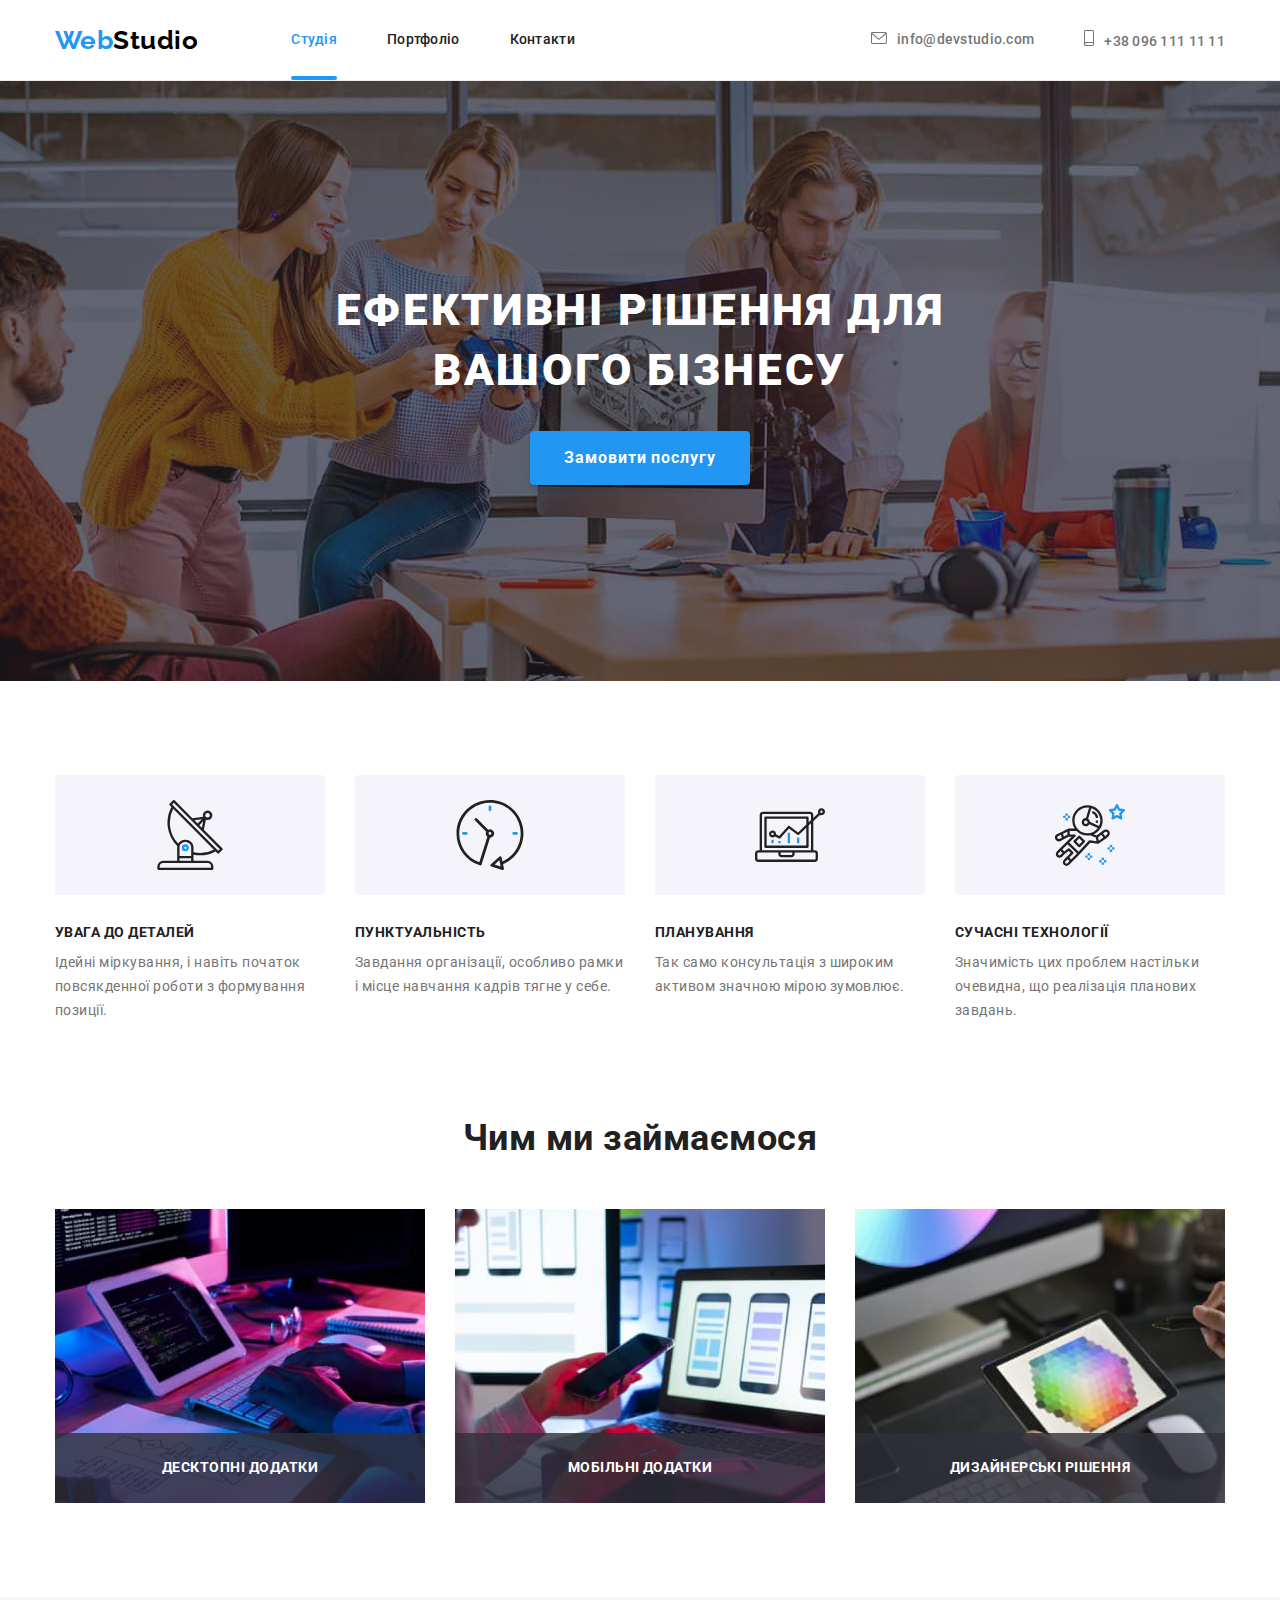
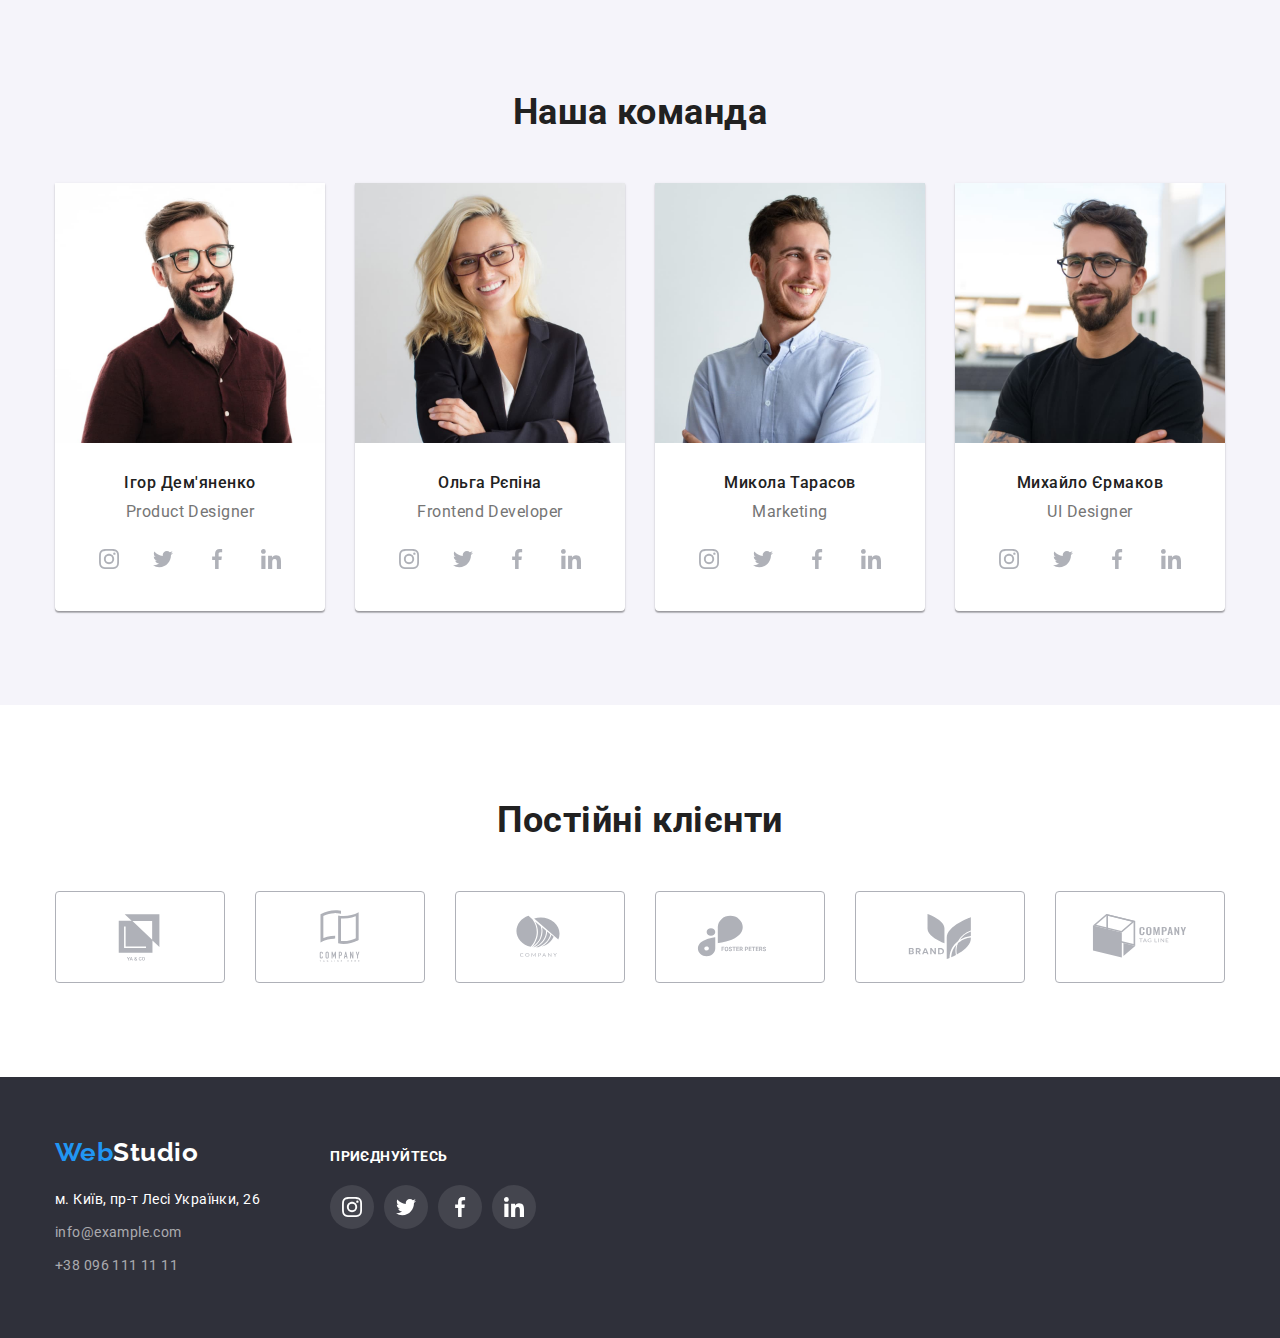
<file: index.html>
<!DOCTYPE html>
<html lang="uk">
  <head>
    <meta charset="UTF-8" />
    <meta http-equiv="X-UA-Compatible" content="IE=edge" />
    <meta name="viewport" content="width=device-width, initial-scale=1.0" />
    <title>WebStudio</title>
    <link rel="preconnect" href="https://fonts.googleapis.com">
    <link rel="preconnect" href="https://fonts.gstatic.com" crossorigin>  
    <link
      href="https://fonts.googleapis.com/css2?family=Raleway:wght@700&family=Roboto:wght@400;500;700;900&display=swap"
      rel="stylesheet"
    />
    <link
      rel="stylesheet"
      href="https://cdnjs.cloudflare.com/ajax/libs/modern-normalize/1.1.0/modern-normalize.min.css"
    />
    <link rel="stylesheet" href="./css/style.css" />
  </head>
  <body>
    <header class="header">
      <div class="header-flex container">
        <a class="logo" href="./index.html"
          >Web<span class="top-logo">Studio</span></a
        >
        <nav class="menu">
          <ul class="site-nav list">
            <li class="item-nav"><a class="current" href="./index.html">Студія</a></li>
            <li class="item-nav"><a href="./portfolio.html">Портфоліо</a></li>
            <li class="item-nav"><a href="#address">Контакти</a></li>
          </ul>
        </nav>
        <ul class="contacts list">
          <li class="item">
            <a class="contact-link" href="mailto:info@devstudio.com" 
              ><svg class="icon-contact" width="16" height="12">
                <use href="./images/icons.svg#icon-envelope"></use>
              </svg>info@devstudio.com</a
            >
          </li>
          <li class="item">
            <a class="contact-link" href="tel:+380961111111"
              ><svg class="icon-contact" width="10" height="16">
                <use href="./images/icons.svg#icon-smartphone"></use>
              </svg>+38 096 111 11 11</a
            >
          </li>
        </ul>
      </div>
    </header>
    <main>
      <section class="hero">
        <h1 class="hero-title">Ефективні рішення для вашого бізнесу</h1>
        <button class="primary button" type="button" data-modal-open>Замовити послугу</button>
      </section>
      <section class="features section">
        <div class="container">
          <h2 class="section-title visually-hidden">Особливості</h2>
          <ul class="features-list list">
            <li class="item">
              <div class="description-icon-block">
                <svg class="icon-description" width="70" height="70">
                  <use href="./images/icons.svg#icon-antenna"></use>
                </svg>
              </div>
              <h3 class="title">УВАГА ДО ДЕТАЛЕЙ</h3>
              <p class="description-feature">
                Ідейні міркування, і навіть початок повсякденної роботи з
                формування позиції.
              </p>
            </li>
            <li class="item">
              <div class="description-icon-block">
                <svg class="icon-description" width="70" height="70">
                  <use href="./images/icons.svg#icon-clock"></use>
                </svg>
                </div>
              <h3 class="title">ПУНКТУАЛЬНІСТЬ</h3>
              <p class="description-feature">
                Завдання організації, особливо рамки і місце навчання кадрів
                тягне у себе.
              </p>
            </li>
            <li class="item">
              <div class="description-icon-block">
                <svg class="icon-description" width="70" height="70">
                  <use href="./images/icons.svg#icon-diagram"></use>
                </svg>
                </div>
              <h3 class="title">ПЛАНУВАННЯ</h3>
              <p class="description-feature">
                Так само консультація з широким активом значною мірою зумовлює.
              </p>
            </li>
            <li class="item">
              <div class="description-icon-block">
                <svg class="icon-description" width="70" height="70">
                  <use href="./images/icons.svg#icon-astronaut"></use>
                </svg>
                </div>
              <h3 class="title">СУЧАСНІ ТЕХНОЛОГІЇ</h3>
              <p class="description-feature">
                Значимість цих проблем настільки очевидна, що реалізація
                планових завдань.
              </p>
            </li>
          </ul>
        </div>
      </section>
      <section class="trades section">
        <div class="container">
          <h2 class="section-title">Чим ми займаємося</h2>
          <ul class="trades-list list">
            <li class="item">
              <img src="./images/box1.jpg" alt="Десктопні додатки" width="370" />
              <p class="trade-subject">Десктопні додатки</p>
            </li>
            <li class="item">
              <img src="./images/box2.jpg" alt="Мобільні додатки" width="370" />
              <p class="trade-subject">Мобільні додатки</p>
            </li>
            <li class="item">
              <img src="./images/box3.jpg" alt="Дизайнерські рішення" width="370" />
              <p class="trade-subject">Дизайнерські рішення</p>
            </li>
          </ul>
        </div>
      </section>
      <section class="team section">
        <div class="container">
          <h2 class="section-title">Наша команда</h2>
          <ul class="team-list list">
            <li class="item">
              <img
                src="./images/person1.jpg"
                alt="Ігор Дем'яненко"
                width="270"
              />
              <h3 class="title">Ігор Дем'яненко</h3>
              <p class="position">Product Designer</p>
              <ul class="team-social-links">
                <li class="social-link-item">
                  <a class="social-link" href="https://www.instagram.com/" target="_blank"
                rel="noopener noreferrer">
                    <svg class="social-icon" width="20" height="20">
                      <use href="./images/icons.svg#icon-instagram"></use>
                    </svg>
                  </a>
                </li>
                <li class="social-link-item">
                  <a class="social-link" href="https://twitter.com/" target="_blank"
                rel="noopener noreferrer">
                    <svg class="social-icon" width="20" height="20">
                      <use href="./images/icons.svg#icon-twitter"></use>
                    </svg>
                  </a>
                </li>
                <li class="social-link-item">
                  <a class="social-link" href="https://www.facebook.com/" target="_blank"
                  rel="noopener noreferrer">
                    <svg class="social-icon" width="20" height="20">
                      <use href="./images/icons.svg#icon-facebook"></use>
                    </svg>
                  </a>
                </li>
                <li class="social-link-item">
                  <a class="social-link" href="https://www.linkedin.com/" target="_blank"
                rel="noopener noreferrer">
                    <svg class="social-icon" width="20" height="20">
                      <use href="./images/icons.svg#icon-linkedin"></use>
                    </svg>
                  </a>
                </li>
              </ul>
            </li>
            <li class="item">
              <img src="./images/person2.jpg" alt="Ольга Рєпіна" width="270" />
              <h3 class="title">Ольга Рєпіна</h3>
              <p class="position">Frontend Developer</p>
              <ul class="team-social-links">
                <li class="social-link-item">
                  <a class="social-link" href="https://www.instagram.com/" target="_blank"
                rel="noopener noreferrer">
                    <svg class="social-icon" width="20" height="20">
                      <use href="./images/icons.svg#icon-instagram"></use>
                    </svg>
                  </a>
                </li>
                <li class="social-link-item">
                  <a class="social-link" href="https://twitter.com/" target="_blank"
                rel="noopener noreferrer">
                    <svg class="social-icon" width="20" height="20">
                      <use href="./images/icons.svg#icon-twitter"></use>
                    </svg>
                  </a>
                </li>
                <li class="social-link-item">
                  <a class="social-link" href="https://www.facebook.com/" target="_blank"
                  rel="noopener noreferrer">
                    <svg class="social-icon" width="20" height="20">
                      <use href="./images/icons.svg#icon-facebook"></use>
                    </svg>
                  </a>
                </li>
                <li class="social-link-item">
                  <a class="social-link" href="https://www.linkedin.com/" target="_blank"
                rel="noopener noreferrer">
                    <svg class="social-icon" width="20" height="20">
                      <use href="./images/icons.svg#icon-linkedin"></use>
                    </svg>
                  </a>
                </li>
              </ul>
            </li>
            <li class="item">
              <img
                src="./images/person3.jpg"
                alt="Микола Тарасов"
                width="270"
              />
              <h3 class="title">Микола Тарасов</h3>
              <p class="position">Marketing</p>
              <ul class="team-social-links">
                <li class="social-link-item">
                  <a class="social-link" href="https://www.instagram.com/" target="_blank"
                rel="noopener noreferrer">
                    <svg class="social-icon" width="20" height="20">
                      <use href="./images/icons.svg#icon-instagram"></use>
                    </svg>
                  </a>
                </li>
                <li class="social-link-item">
                  <a class="social-link" href="https://twitter.com/" target="_blank"
                rel="noopener noreferrer">
                    <svg class="social-icon" width="20" height="20">
                      <use href="./images/icons.svg#icon-twitter"></use>
                    </svg>
                  </a>
                </li>
                <li class="social-link-item">
                  <a class="social-link" href="https://www.facebook.com/" target="_blank"
                  rel="noopener noreferrer">
                    <svg class="social-icon" width="20" height="20">
                      <use href="./images/icons.svg#icon-facebook"></use>
                    </svg>
                  </a>
                </li>
                <li class="social-link-item">
                  <a class="social-link" href="https://www.linkedin.com/" target="_blank"
                rel="noopener noreferrer">
                    <svg class="social-icon" width="20" height="20">
                      <use href="./images/icons.svg#icon-linkedin"></use>
                    </svg>
                  </a>
                </li>
              </ul>
            </li>
            <li class="item">
              <img
                src="./images/person4.jpg"
                alt="Михайло Єрмаков"
                width="270"
              />
              <h3 class="title">Михайло Єрмаков</h3>
              <p class="position">UI Designer</p>
              <ul class="team-social-links">
                <li class="social-link-item">
                  <a class="social-link" href="https://www.instagram.com/" target="_blank"
                rel="noopener noreferrer">
                    <svg class="social-icon" width="20" height="20">
                      <use href="./images/icons.svg#icon-instagram"></use>
                    </svg>
                  </a>
                </li>
                <li class="social-link-item">
                  <a class="social-link" href="https://twitter.com/" target="_blank"
                rel="noopener noreferrer">
                    <svg class="social-icon" width="20" height="20">
                      <use href="./images/icons.svg#icon-twitter"></use>
                    </svg>
                  </a>
                </li>
                <li class="social-link-item">
                  <a class="social-link" href="https://www.facebook.com/" target="_blank"
                  rel="noopener noreferrer">
                    <svg class="social-icon" width="20" height="20">
                      <use href="./images/icons.svg#icon-facebook"></use>
                    </svg>
                  </a>
                </li>
                <li class="social-link-item">
                  <a class="social-link" href="https://www.linkedin.com/" target="_blank"
                rel="noopener noreferrer">
                    <svg class="social-icon" width="20" height="20">
                      <use href="./images/icons.svg#icon-linkedin"></use>
                    </svg>
                  </a>
                </li>
              </ul>
            </li>
          </ul>
        </div>
      </section>
      <section class="clients section">
        <div class="container">
          <h2 class="section-title">Постійні клієнти</h2>
          <ul class="clients-list">
            <li class="clients-item">
              <a href="#" class="clients-link" target="_blank"
                rel="noopener noreferrer">
                <svg class="icon-clients" width="106" height="60">
                  <use href="./images/icons.svg#icon-logo1"></use>
                </svg>
              </a>
            </li>
            <li class="clients-item">
              <a href="#" class="clients-link" target="_blank"
                rel="noopener noreferrer">
                <svg class="icon-clients" width="106" height="60">
                  <use href="./images/icons.svg#icon-logo2"></use>
                </svg>
              </a>
            </li>
            <li class="clients-item">
              <a href="#" class="clients-link" target="_blank"
                rel="noopener noreferrer">
                <svg class="icon-clients" width="106" height="60">
                  <use href="./images/icons.svg#icon-logo3"></use>
                </svg>
              </a>
            </li>
            <li class="clients-item">
              <a href="#" class="clients-link" target="_blank"
                rel="noopener noreferrer">
                <svg class="icon-clients" width="106" height="60">
                  <use href="./images/icons.svg#icon-logo4"></use>
                </svg>
              </a>
            </li>
            <li class="clients-item">
              <a href="#" class="clients-link" target="_blank"
                rel="noopener noreferrer">
                <svg class="icon-clients" width="106" height="60">
                  <use href="./images/icons.svg#icon-logo5"></use>
                </svg>
              </a>
            </li>
            <li class="clients-item">
              <a href="#" class="clients-link" target="_blank"
                rel="noopener noreferrer">
                <svg class="icon-clients" width="106" height="60">
                  <use href="./images/icons.svg#icon-logo6"></use>
                </svg>
              </a>
            </li>
          </ul>
        </div>
      </section>
    </main>
    <footer class="footer">
      <div class="container webstudio-footer">
        <div class="webstudio-contacts">
          <a class="logo" href="./index.html"
          >Web<span class="bottom-logo">Studio</span></a
          >
          <address class="contact-links" id="address">
            <ul class="contacts list">
              <li class="footer-item">
                <a
                  class="contact-link"
                  href="https://goo.gl/maps/PmWRmDWxXmVZAXHB9"
                  target="_blank"
                  rel="noopener noreferrer"
                  >м. Київ, пр-т Лесі Українки, 26</a
                >
              </li>
              <li class="footer-item">
                <a class="contact-link" href="mailto:info@example.com"
                  >info@example.com</a
                >
              </li>
              <li class="footer-item">
                <a class="contact-link" href="tel:+380961111111"
                  >+38 096 111 11 11</a
                >
              </li>
            </ul>
          </address>
        </div>
        <div class="webstudio-socials">
          <p class="socials-title">приєднуйтесь</p>
          <ul class="socials-list">
            <li class="social-link-item">
              <a href="https://www.instagram.com/" class="social-link" target="_blank"
                  rel="noopener noreferrer">
                <svg class="social-icon" width="20" height="20">
                  <use href="./images/icons.svg#icon-instagram"></use>
                </svg>
              </a>
            </li>
            <li class="social-link-item">
              <a href="https://twitter.com/" class="social-link" target="_blank"
                  rel="noopener noreferrer">
                <svg class="social-icon" width="20" height="20">
                  <use href="./images/icons.svg#icon-twitter"></use>
                </svg>
              </a>
            </li>
            <li class="social-link-item">
              <a href="https://www.facebook.com/" class="social-link" target="_blank"
                  rel="noopener noreferrer">
                <svg class="social-icon" width="20" height="20">
                  <use href="./images/icons.svg#icon-facebook"></use>
                </svg>
              </a>
            </li>
            <li class="social-link-item">
              <a href="https://www.linkedin.com/" class="social-link" target="_blank"
                  rel="noopener noreferrer">
                <svg class="social-icon" width="20" height="20">
                  <use href="./images/icons.svg#icon-linkedin"></use>
                </svg>
              </a>
            </li>
          </ul>
        </div>
      </div>
    </footer>
    <div class="backdrop is-hidden" data-modal>
      <div class="modal">
        <button class="button-close" data-modal-close>
          <svg class="icon-close" width="18" height="18">
            <use href="./images/icons.svg#icon-close-black"></use>
          </svg>
        </button>
      </div>
    </div>
    <script src="./js/modal.js"></script>
  </body>
</html>
</file>
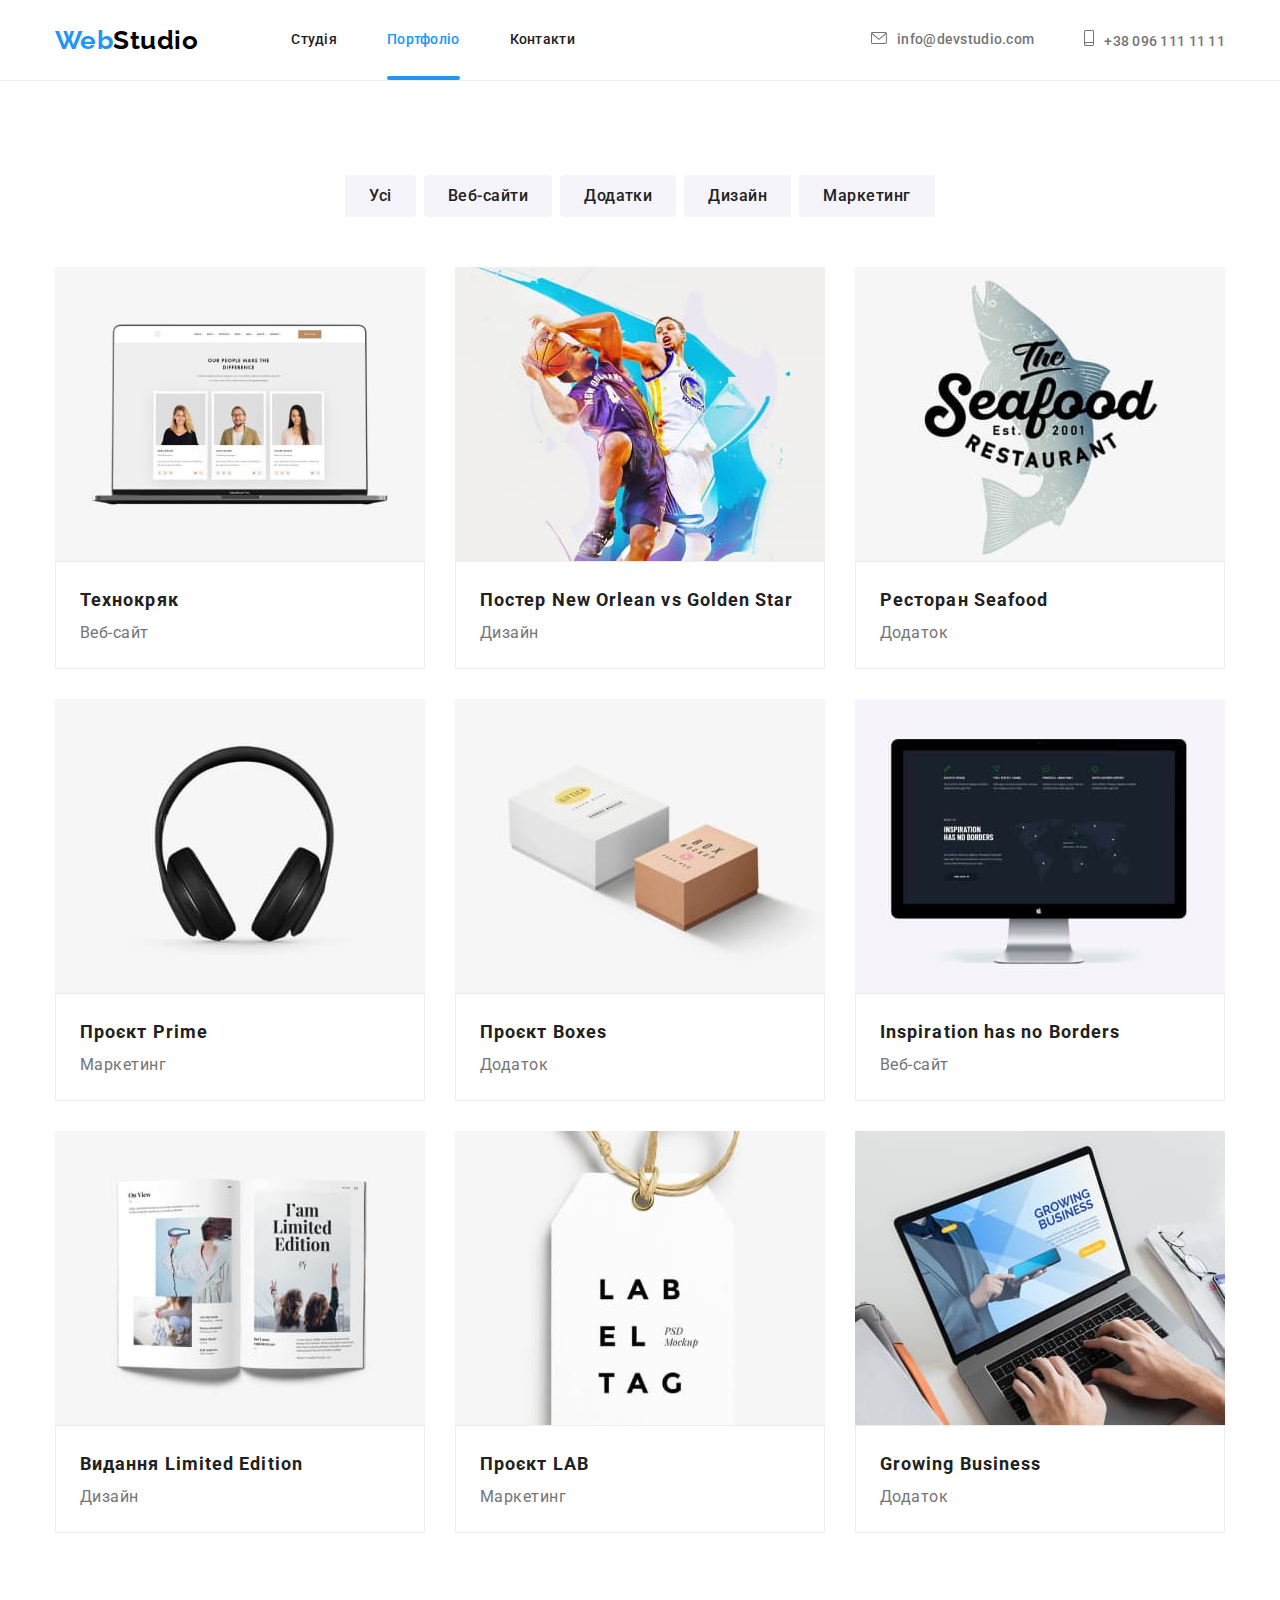
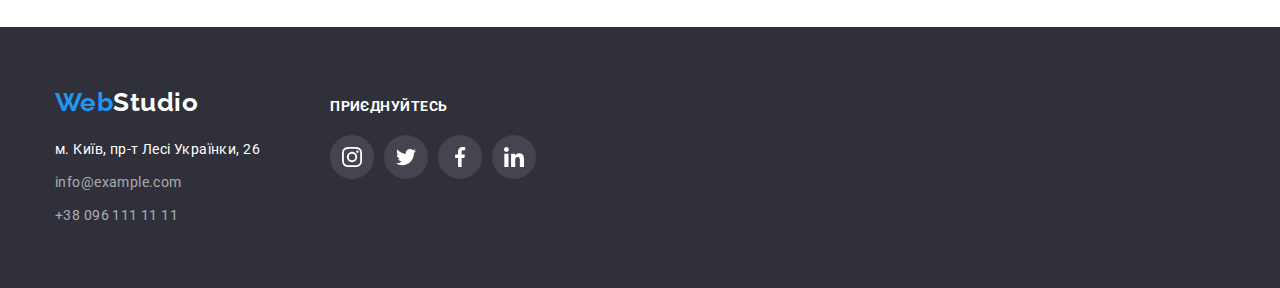
<file: portfolio.html>
<!DOCTYPE html>
<html lang="uk">
  <head>
    <meta charset="UTF-8" />
    <meta http-equiv="X-UA-Compatible" content="IE=edge" />
    <meta name="viewport" content="width=device-width, initial-scale=1.0" />
    <title>Portfolio</title>
    <link rel="preconnect" href="https://fonts.googleapis.com">
    <link rel="preconnect" href="https://fonts.gstatic.com" crossorigin>
    <link
      href="https://fonts.googleapis.com/css2?family=Raleway:wght@700&family=Roboto:wght@400;500;700;900&display=swap"
      rel="stylesheet"
    />
    <link
      rel="stylesheet"
      href="https://cdnjs.cloudflare.com/ajax/libs/modern-normalize/1.1.0/modern-normalize.min.css" />
    <link rel="stylesheet" href="./css/style.css" />
  </head>
  <body>
    <header class="header">
      <div class="header-flex container">
        <a class="logo" href="./index.html"
          >Web<span class="top-logo">Studio</span></a
        >
        <nav class="menu">
          <ul class="site-nav list">
            <li class="item-nav"><a href="./index.html">Студія</a></li>
            <li class="item-nav"><a class="current" href="./portfolio.html">Портфоліо</a></li>
            <li class="item-nav"><a href="#address">Контакти</a></li>
          </ul>
        </nav>
        <ul class="contacts list">
          <li class="item">
            <a class="contact-link" href="mailto:info@devstudio.com" 
              ><svg class="icon-contact" width="16" height="12">
                <use href="./images/icons.svg#icon-envelope"></use>
              </svg>info@devstudio.com</a
            >
          </li>
          <li class="item">
            <a class="contact-link" href="tel:+380961111111"
              ><svg class="icon-contact" width="10" height="16">
                <use href="./images/icons.svg#icon-smartphone"></use>
              </svg>+38 096 111 11 11</a
            >
          </li>
        </ul>
      </div>
    </header>
    <main>
      <section class="portfolio section">
        <div class="container">
          <h1 class="hero-title visually-hidden">Portfolio</h1>
          <ul class="filter-list list">
            <li class="button-item">
              <button class="filter button" type="button">Усі</button>
            </li>
            <li class="button-item">
              <button class="filter button" type="button">Веб-сайти</button>
            </li>
            <li class="button-item">
              <button class="filter button" type="button">Додатки</button>
            </li>
            <li class="button-item">
              <button class="filter button" type="button">Дизайн</button>
            </li>
            <li class="button-item">
              <button class="filter button" type="button">Маркетинг</button>
            </li>
          </ul>
          <ul class="projects-list list">
            <li class="project">
              <a class="project-link" href="#" target="_blank"
              rel="noopener noreferrer">
                <div class="project-about">
                  <img src="./images/work1.jpg" alt="work1" width="370" />
                  <p class="desc">Ресурс пропонує комплексні пропозиції з різним рівнем функціоналу та сервісів. Все це дозволить відвідувачу отримати вичерпні відомості про компанію чи приватну особу.</p>
                </div>
                <div class="project-content">
                  <h2 class="project-title">Технокряк</h2>
                  <p class="filter-item">Веб-сайт</p> 
                </div>
              </a>
            </li>
            <li class="project">
              <a class="project-link" href="#" target="_blank"
              rel="noopener noreferrer">
                <div class="project-about">
                  <img src="./images/work2.jpg" alt="work2" width="370" />
                  <p class="desc">Ресурс пропонує комплексні пропозиції з різним рівнем функціоналу та сервісів. Все це дозволить відвідувачу отримати вичерпні відомості про компанію чи приватну особу.</p>
                </div>
                <div class="project-content">
                  <h2 class="project-title">Постер New Orlean vs Golden Star</h2>
                  <p class="filter-item">Дизайн</p>
                </div>
              </a>
            </li>
            <li class="project">
              <a class="project-link" href="#" target="_blank"
              rel="noopener noreferrer">
                <div class="project-about">
                  <img src="./images/work3.jpg" alt="work3" width="370" />
                  <p class="desc">Ресурс пропонує комплексні пропозиції з різним рівнем функціоналу та сервісів. Все це дозволить відвідувачу отримати вичерпні відомості про компанію чи приватну особу.</p>
                </div>
                <div class="project-content">
                  <h2 class="project-title">Ресторан Seafood</h2>
                  <p class="filter-item">Додаток</p>
                </div>
              </a>
            </li>
            <li class="project">
              <a class="project-link" href="#" target="_blank"
              rel="noopener noreferrer">
                <div class="project-about">
                  <img src="./images/work4.jpg" alt="work4" width="370" />
                  <p class="desc">Ресурс пропонує комплексні пропозиції з різним рівнем функціоналу та сервісів. Все це дозволить відвідувачу отримати вичерпні відомості про компанію чи приватну особу.</p>
                </div>
                <div class="project-content">
                  <h2 class="project-title">Проєкт Prime</h2>
                  <p class="filter-item">Маркетинг</p>
                </div>
              </a>
            </li>
            <li class="project">
              <a class="project-link" href="#" target="_blank"
              rel="noopener noreferrer">
                <div class="project-about">
                  <img src="./images/work5.jpg" alt="work5" width="370" />
                  <p class="desc">Ресурс пропонує комплексні пропозиції з різним рівнем функціоналу та сервісів. Все це дозволить відвідувачу отримати вичерпні відомості про компанію чи приватну особу.</p>
                </div>
                <div class="project-content">
                  <h2 class="project-title">Проєкт Boxes</h2>
                  <p class="filter-item">Додаток</p>
                </div>
              </a>
            </li>
            <li class="project">
              <a class="project-link" href="#" target="_blank"
              rel="noopener noreferrer">
                <div class="project-about">
                  <img src="./images/work6.jpg" alt="work6" width="370" />
                  <p class="desc">Ресурс пропонує комплексні пропозиції з різним рівнем функціоналу та сервісів. Все це дозволить відвідувачу отримати вичерпні відомості про компанію чи приватну особу.</p>
                </div>
                <div class="project-content">
                  <h2 class="project-title">Inspiration has no Borders</h2>
                  <p class="filter-item">Веб-сайт</p>
                </div>
              </a>
            </li>
            <li class="project">
              <a class="project-link" href="#" target="_blank"
              rel="noopener noreferrer">
                <div class="project-about">
                  <img src="./images/work7.jpg" alt="work7" width="370" />
                  <p class="desc">Ресурс пропонує комплексні пропозиції з різним рівнем функціоналу та сервісів. Все це дозволить відвідувачу отримати вичерпні відомості про компанію чи приватну особу.</p>
                </div>
                <div class="project-content">
                  <h2 class="project-title">Видання Limited Edition</h2>
                  <p class="filter-item">Дизайн</p>
                </div>
              </a>
            </li>
            <li class="project">
              <a class="project-link" href="#" target="_blank"
              rel="noopener noreferrer">
                <div class="project-about">
                  <img src="./images/work8.jpg" alt="work8" width="370" />
                  <p class="desc">Ресурс пропонує комплексні пропозиції з різним рівнем функціоналу та сервісів. Все це дозволить відвідувачу отримати вичерпні відомості про компанію чи приватну особу.</p>
                </div>
                <div class="project-content">
                  <h2 class="project-title">Проєкт LAB</h2>
                  <p class="filter-item">Маркетинг</p>
                </div>
              </a>
            </li>
            <li class="project">
              <a class="project-link" href="#" target="_blank"
              rel="noopener noreferrer">
                <div class="project-about">
                  <img src="./images/work9.jpg" alt="work9" width="370" />
                  <p class="desc">Ресурс пропонує комплексні пропозиції з різним рівнем функціоналу та сервісів. Все це дозволить відвідувачу отримати вичерпні відомості про компанію чи приватну особу.</p>
                </div>
                <div class="project-content">
                  <h2 class="project-title">Growing Business</h2>
                  <p class="filter-item">Додаток</p>
                </div>
              </a>
            </li>
          </ul>
        </div>
      </section>
    </main>
    <footer class="footer">
      <div class="container webstudio-footer">
        <div class="webstudio-contacts">
          <a class="logo" href="./index.html"
          >Web<span class="bottom-logo">Studio</span></a
          >
          <address class="contact-links" id="address">
            <ul class="contacts list">
              <li class="footer-item">
                <a
                  class="contact-link"
                  href="https://goo.gl/maps/PmWRmDWxXmVZAXHB9"
                  target="_blank"
                  rel="noopener noreferrer"
                  >м. Київ, пр-т Лесі Українки, 26</a
                >
              </li>
              <li class="footer-item">
                <a class="contact-link" href="mailto:info@example.com"
                  >info@example.com</a
                >
              </li>
              <li class="footer-item">
                <a class="contact-link" href="tel:+380961111111"
                  >+38 096 111 11 11</a
                >
              </li>
            </ul>
          </address>
        </div>
        <div class="webstudio-socials">
          <p class="socials-title">приєднуйтесь</p>
          <ul class="socials-list">
            <li class="social-link-item">
              <a href="https://www.instagram.com/" class="social-link" target="_blank"
                  rel="noopener noreferrer">
                <svg class="social-icon" width="20" height="20">
                  <use href="./images/icons.svg#icon-instagram"></use>
                </svg>
              </a>
            </li>
            <li class="social-link-item">
              <a href="https://twitter.com/" class="social-link" target="_blank"
                  rel="noopener noreferrer">
                <svg class="social-icon" width="20" height="20">
                  <use href="./images/icons.svg#icon-twitter"></use>
                </svg>
              </a>
            </li>
            <li class="social-link-item">
              <a href="https://www.facebook.com/" class="social-link" target="_blank"
                  rel="noopener noreferrer">
                <svg class="social-icon" width="20" height="20">
                  <use href="./images/icons.svg#icon-facebook"></use>
                </svg>
              </a>
            </li>
            <li class="social-link-item">
              <a href="https://www.linkedin.com/" class="social-link" target="_blank"
                  rel="noopener noreferrer">
                <svg class="social-icon" width="20" height="20">
                  <use href="./images/icons.svg#icon-linkedin"></use>
                </svg>
              </a>
            </li>
          </ul>
        </div>
      </div>
    </footer>
  </body>
</html>
</file>
<file: css/style.css>
:root {
    --primary-text-color: #757575;
    --title-text-color: #212121;
    --accent-color: #2196F3;
    --primary-white-color: #FFFFFF;
    --second-bg-color: #F5F4FA;
    --primary-icon-color: #AFB1B8;

    --timing-function: cubic-bezier(0.4, 0, 0.2, 1);
}
body {
    color: var(--primary-text-color);
    background-color: var(--primary-white-color);
    font-family: 'Roboto', sans-serif;
    letter-spacing: 0.03em;
}
ul {
    list-style: none;
    margin: 0;
    padding: 0;
}
a {
    text-decoration: none;
    color: inherit;
}
h1, h2, h3, p {
    margin: 0;
}
button {
    font-family: inherit;
    padding: 0;
    margin: 0;
}
img {
    display: block;
    min-width: 100%;
    height: auto;
}
.container {
    max-width: 1200px;
    padding-right: 15px;
    padding-left: 15px;
    margin: 0 auto;
}
.header {
    border-bottom: 1px solid #ECECEC;
}
.header-flex {
    display: flex;
    justify-content: flex-start;
    align-items: center;
}
.logo {
    color: var(--accent-color);
    font-family: 'Raleway', sans-serif;
    font-weight: 700;
    font-size: 26px;
    line-height: 1.19;
}
.logo .top-logo {
    color: #000000;
}
.logo .bottom-logo {
    color: var(--primary-white-color);
}
.site-nav {
    display: flex;
    margin-left: 93px;
}
.site-nav .item-nav:not(:last-child) {
    margin-right: 50px;
}
.site-nav a {
    position: relative;
    display: block;
    padding-top: 32px;
    padding-bottom: 32px;
    color: var(--title-text-color);
    font-weight: 500;
    font-size: 14px;
    line-height: 1.14;
    letter-spacing: 0.02em;
    transition: color 250ms var(--timing-function);
}
.site-nav .current {
    color: var(--accent-color);
}
.site-nav .current::after {
    content: "";
    position: absolute;
    width: 100%;
    height: 4px;
    bottom: 0;
    right: 0;
    background-color: var(--accent-color);
    border-radius: 2px;
}
.site-nav a:hover, .site-nav a:focus {
    color: var(--accent-color);
}
.contacts {
    display: flex;
    margin-left: auto;
}
.contacts .item + .item {
    margin-left: 50px;
}
.contacts .contact-link {
    color: var(--primary-text-color);
    font-weight: 500;
    font-size: 14px;
    line-height: 1.14;
    letter-spacing: 0.02em;
    transition: color 250ms var(--timing-function);
}
.contacts .contact-link:hover, .contacts .contact-link:focus {
    color: var(--accent-color);
}
.icon-contact {
    margin-right: 10px;
    fill: currentColor;
}
/* Стилі для сторінки WebStudio */
.hero {
    margin: 0 auto;
    padding: 200px 0;
    max-width: 1600px;
    height: 600px;
    background-image: linear-gradient(
        rgba(47, 48, 58, 0.4),
        rgba(47, 48, 58, 0.4)
        ),
        url("../images/herobg.jpg");
    background-repeat: no-repeat;
    background-size: cover;
    background-position: center;
    text-align: center;
}
.hero-title {
    margin-bottom: 30px;
    margin-left: auto;
    margin-right: auto;
    max-width: 700px;
    color: var(--primary-white-color);
    font-weight: 900;
    font-size: 44px;
    line-height: 1.36;
    letter-spacing: 0.06em;
    text-transform: uppercase;
}
.primary.button {
    padding: 10px 32px;
    min-width: 216px;
    border-color: transparent;
    border-radius: 4px;
    box-shadow: 0px 4px 4px rgba(0, 0, 0, 0.15);
    color: var(--primary-white-color);
    background-color: var(--accent-color);
    cursor: pointer;
    font-weight: 700;
    font-size: 16px;
    line-height: 1.88;
    letter-spacing: 0.06em;
}
.section {
    padding-top: 94px;
    padding-bottom: 94px;
}
.section-title {
    margin-bottom: 50px;
    color: var(--title-text-color);
    font-size: 36px;
    line-height: 1.17;
    text-align: center;
}
.features {
    padding-bottom: 0;
}
.visually-hidden {
    position: absolute;
    white-space: nowrap;
    width: 1px;
    height: 1px;
    overflow: hidden;
    border: 0;
    padding: 0;
    clip: rect(0 0 0 0);
    clip-path: inset(50%);
    margin: -1px;
}
.features-list {
    display: flex;
    justify-content: space-between;
}
.features-list .item {
    max-width: 270px; 
}
.item + .item {
    margin-left: 30px;
}
.description-icon-block {
    display: flex;
    justify-content: center;
    align-items: center;
    width: 270px;
    height: 120px;
    margin-bottom: 30px;
    background: var(--second-bg-color);
    border-radius: 4px;
}
.features-list .title {
    margin-bottom: 10px;
    color: var(--title-text-color);
    font-size: 14px;
    line-height: 1.14;
    text-transform: uppercase; 
}
.features-list .description-feature {
    font-size: 14px;
    line-height: 1.71;
}
.trades-list {
    display: flex;
    justify-content: space-between;
}
.trades-list .item {
    position: relative;
}
.trade-subject {
    display: flex;
    justify-content: center;
    align-items: center;
    position: absolute;
    left: 0;
    bottom: 0;
    width: 100%;
    height: 70px;
    background: rgba(47, 48, 58, 0.8);
    font-weight: 700;
    font-size: 14px;
    line-height: 1.14;
    text-transform: uppercase;
    color: var(--primary-white-color);
}
.team {
    background-color: var(--second-bg-color);
}
.team-list {
    display: flex;
    justify-content: space-between;
}
.team-list .item {
    padding-bottom: 30px;
    max-width: 270px; 
    background-color: var(--primary-white-color);
    box-shadow: 0px 1px 3px rgba(0, 0, 0, 0.12), 0px 1px 1px rgba(0, 0, 0, 0.14), 0px 2px 1px rgba(0, 0, 0, 0.2);
    border-radius: 0px 0px 4px 4px;
}
.team-list img {
    margin-bottom: 30px;
}
.team-list .title {
    margin-bottom: 10px;
    color: var(--title-text-color);
    font-weight: 500;
    font-size: 16px;
    line-height: 1.19;
    text-align: center;
}
.team-list .position {
    margin-bottom: 16px;
    line-height: 1.19;
    text-align: center;
}
.team-social-links {
    display: flex;
    justify-content: center;
    gap: 10px;
}
.social-link-item {
    display: flex;
    justify-content: center;
    align-items: center;
    width: 44px;
    height: 44px;
}
.team-social-links .social-link {
    color: var(--primary-icon-color);
}
.social-link {
    display: flex;
    justify-content: center;
    align-items: center;
    width: 100%;
    height: 100%;
    border-radius: 50%;
    transition: color 250ms var(--timing-function), background-color 250ms var(--timing-function);
}
.clients-list {
    display: flex;
    justify-content: space-between;
    gap: 30px;
}
.clients-item {
    display: flex;
    justify-content: center;
    align-items: center;
    width: 170px;
    height: 92px;
}
.clients-link {
    display: flex;
    justify-content: center;
    align-items: center;
    width: 100%;
    height: 100%;
    color: var(--primary-icon-color);
    border: 1px solid var(--primary-icon-color);
    border-radius: 4px;
    transition: color 250ms var(--timing-function), border-color 250ms var(--timing-function);
}
.icon-clients {
    fill: currentColor;
}
.clients-link:hover, .clients-link:focus {
    color: var(--accent-color);
    border-color: var(--accent-color);
}
/* Стилі для сторінки Портфоліо */
.filter-list {
    display: flex;
    justify-content: center;
    margin-bottom: 50px;
}
.button-item + .button-item {
    margin-left: 8px;
}
.filter.button {
    padding: 6px 22px;
    border-radius: 4px;
    border-color: transparent;
    color: var(--title-text-color);
    background-color: var(--second-bg-color);
    cursor: pointer;
    font-weight: 500;
    font-size: 16px;
    line-height: 1.63;
    letter-spacing: 0.03em;
    transition: color 250ms var(--timing-function), background-color 250ms var(--timing-function), box-shadow 250ms var(--timing-function);
}
.filter.button:hover, .filter.button:focus {
    color: var(--primary-white-color);
    background-color: var(--accent-color);
    box-shadow: 0px 3px 1px rgba(0, 0, 0, 0.1), 0px 1px 2px rgba(0, 0, 0, 0.08), 0px 2px 2px rgba(0, 0, 0, 0.12);
}
.projects-list {
    display: flex;
    flex-wrap: wrap;
    gap: 30px;
}
.project {
    flex-basis: calc((100% - 60px) / 3);
}
.project-link {
    display: block;
    transition: box-shadow 250ms var(--timing-function);
}
.project-link:hover, .project-link:focus {
    box-shadow: 0px 1px 1px rgba(0, 0, 0, 0.12), 0px 4px 4px rgba(0, 0, 0, 0.06), 1px 4px 6px rgba(0, 0, 0, 0.16);
}
.project-about {
    position: relative;
    overflow: hidden;
}

.desc {
    position: absolute;
    top: 0;
    left: 0;
    width: 100%;
    height: 100%;
    padding: 63px 24px;
    font-size: 18px;
    line-height: 1.56;
    color: var(--primary-white-color);
    background-color: rgba(33, 150, 243, 0.9);
    transform: translateY(100%);
    transition: transform 250ms var(--timing-function);
}
.project-link:hover .desc, .project-link:focus .desc {
    transform: translateY(0%);
}
.project-content {
    padding: 20px 24px;
    border: 1px solid #EEEEEE;
    background: var(--primary-white-color);
}
.project .project-title {
    color: var(--title-text-color);
    font-size: 18px;
    line-height: 2;
    letter-spacing: 0.06em;
}
.project .filter-item {
    line-height: 1.88;
}
/* Загальні стилі */
.footer {
    padding-top: 60px;
    padding-bottom: 60px;
    background-color: #2F303A;
}
.webstudio-footer {
    display: flex;
    justify-content: start;
    align-items: baseline;
}
.contact-links .contacts {
    display: flex;
    flex-direction: column;
    margin-top: 20px;
}
.footer-item + .footer-item {
    margin-top: 9px;
}
.contact-links .contact-link {
    color: rgba(255, 255, 255, 0.6);
    font-weight: 400;
    line-height: 1.71;
    font-style: normal;
    letter-spacing: 0.03em;
}
.contact-links [href="https://goo.gl/maps/PmWRmDWxXmVZAXHB9"] {
    color: var(--primary-white-color);
}
.webstudio-socials {
    margin-left: 70px;
}
.socials-title {
    margin-bottom: 20px;
    font-weight: 700;
    font-size: 14px;
    line-height: 1.14;
    text-transform: uppercase;
    color: var(--primary-white-color);
}
.socials-list {
    display: flex;
    justify-content: flex-start;
    gap: 10px;
}
.socials-list .social-link {
    color: var(--primary-white-color);
    background-color: rgba(255, 255, 255, 0.1);
    transition: color 250ms var(--timing-function), background-color 250ms var(--timing-function);
}
.social-icon {
    fill: currentColor;
}
.social-link:hover, .social-link:focus {
    background-color: var(--accent-color);
    color: var(--primary-white-color);
}
.backdrop {
    position: fixed;
    top: 0;
    left: 0;
    width: 100%;
    height: 100%;
    background-color: rgba(0, 0, 0, 0.2);
    transition: opacity 250ms var(--timing-function);
}
.backdrop.is-hidden {
    opacity: 0;
    pointer-events: none;
}
.backdrop.is-hidden .modal {
    transform: translate(-50%, -50%) scale(0.2);
}
.modal {
    position: absolute;
    top: 50%;
    left: 50%;
    transform: translate(-50%, -50%);
    width: 528px;
    height: 581px;
    background-color: var(--primary-white-color);
    box-shadow: 0px 1px 3px rgba(0, 0, 0, 0.12), 0px 1px 1px rgba(0, 0, 0, 0.14), 0px 2px 1px rgba(0, 0, 0, 0.2);
    border-radius: 4px;
    transition: transform 250ms var(--timing-function);
}
.button-close {
    position: absolute;
    top: 8px;
    right: 8px;
    display: flex;
    justify-content: center;
    align-items: center;
    background-color: var(--primary-white-color);
    width: 30px;
    height: 30px;
    border: 1px solid rgba(0, 0, 0, 0.1);
    border-radius: 50%;
}
.button-close:hover {
    cursor: pointer;
}
</file>
